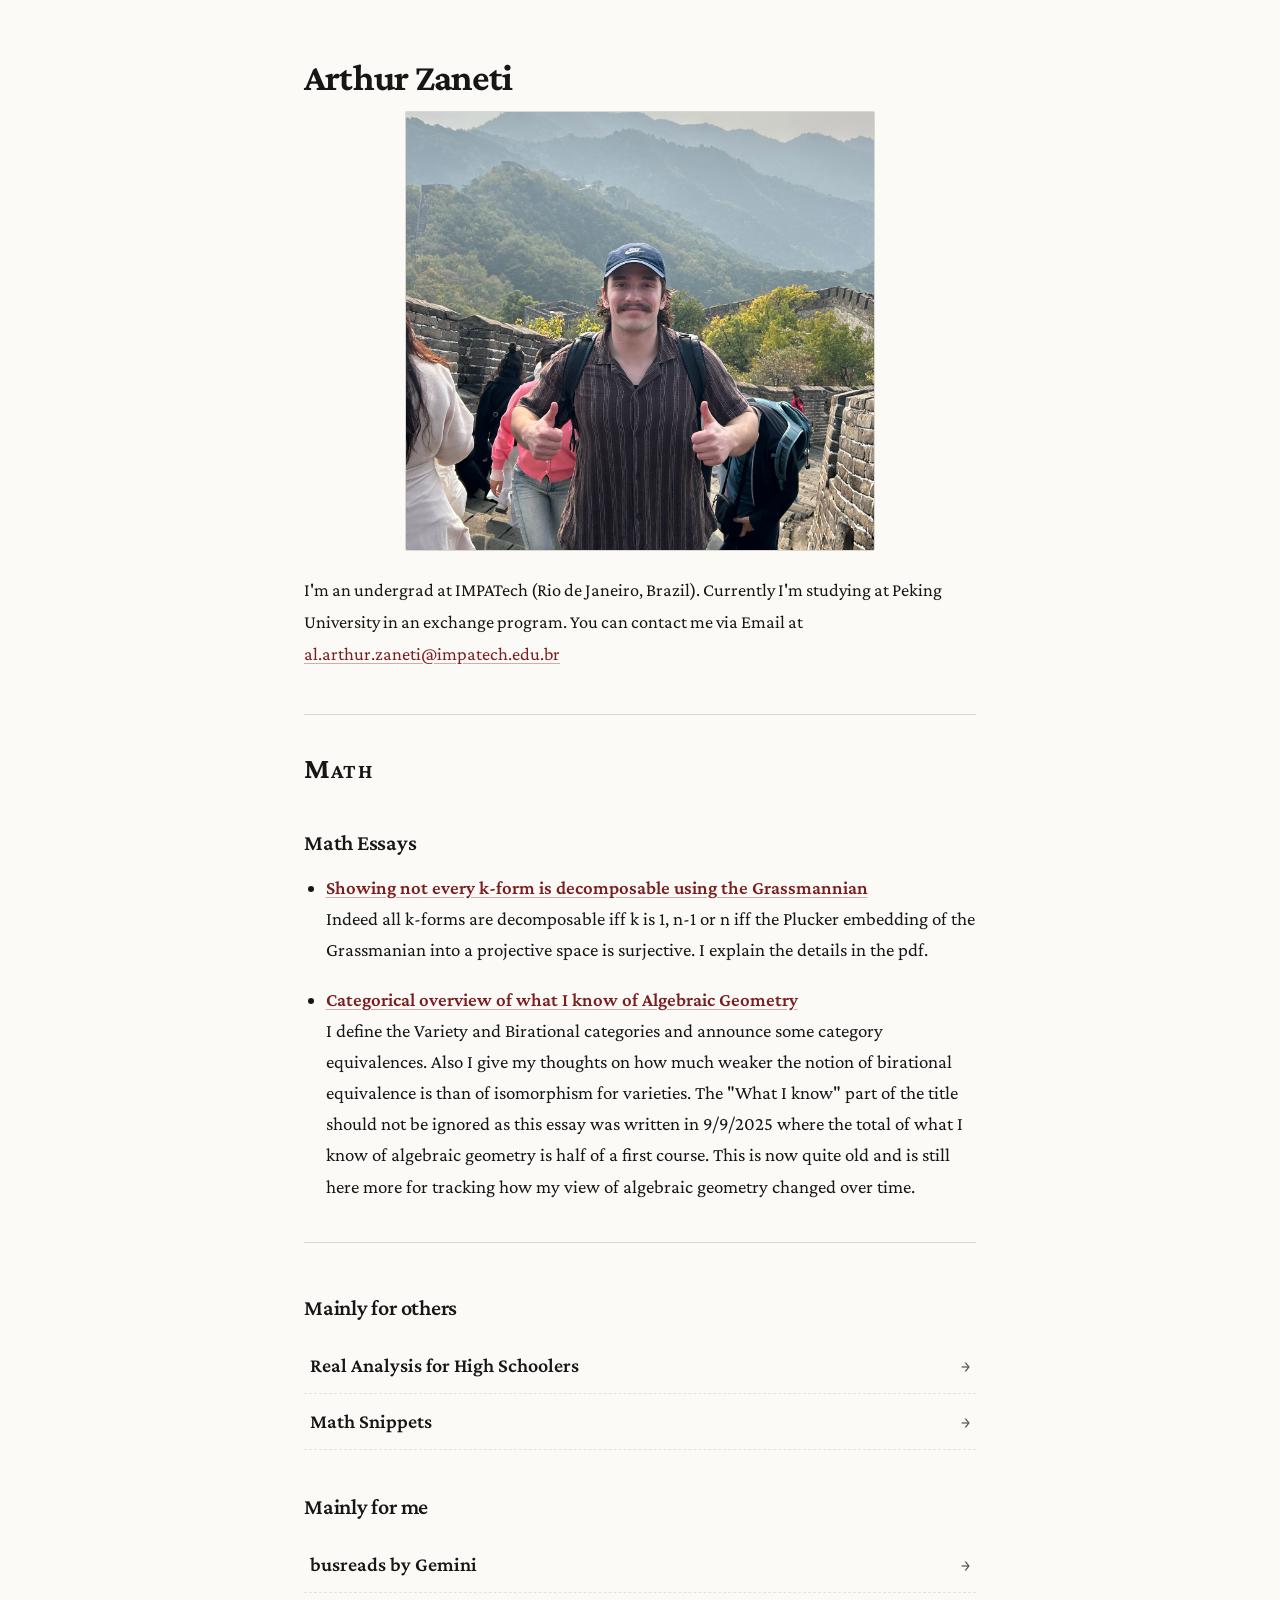
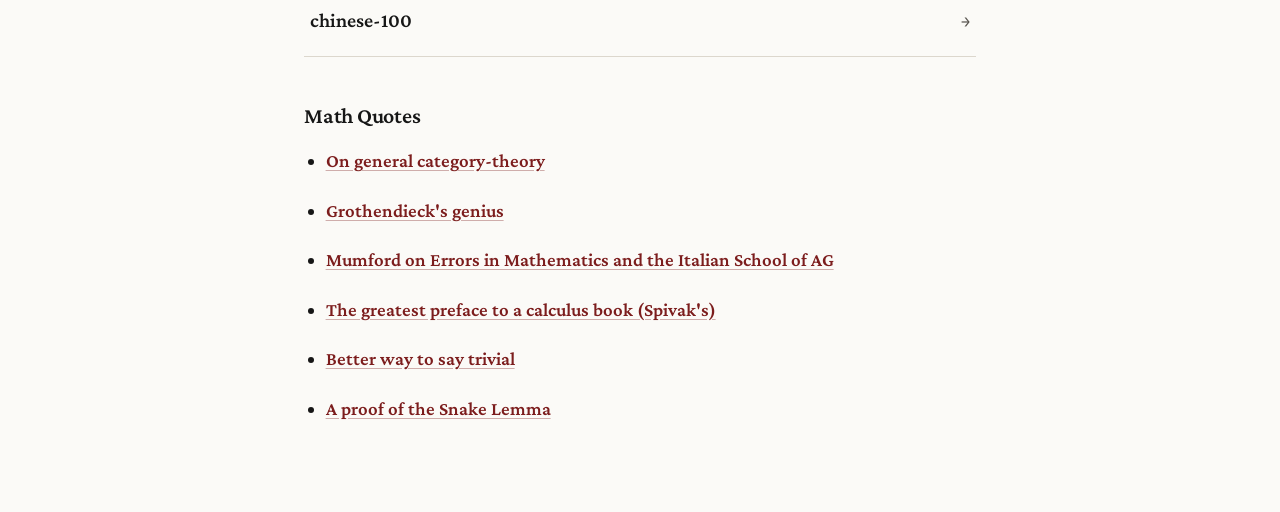
<file: index.html>
<!DOCTYPE html>
<html lang="en">
<head>
    <meta charset="UTF-8">
    <meta name="viewport" content="width=device-width, initial-scale=1.0">
    <title>Arthur Zaneti</title>
    <link rel="stylesheet" href="style.css">
</head>
<body>
    <div class = "container">
    <h1>Arthur Zaneti</h1>
    <img src="me_on_chinawall.jpg" alt="Arthur Zaneti on the Great Wall of China" class="profile-banner">
    <p>I'm an undergrad at IMPATech (Rio de Janeiro, Brazil). Currently I'm studying at Peking University
        in an exchange program. You can contact me via Email at 
        <a href="mailto:al.arthur.zaneti@impatech.edu.br">al.arthur.zaneti@impatech.edu.br</a>
    </p>
    </div>
    <div class="container">

        <header class="header">
    <h1>Math</h1>
        </header>

        <h2>Math Essays</h2>
        <ul> 
            <li>
                <a href="math_essays/not_all_k-forms_are_decomposable.pdf" target="_blank">
                    Showing not every k-form is decomposable using the Grassmannian
                </a>
                <br>
                Indeed all k-forms are decomposable iff k is 1, n-1 or n iff the Plucker embedding of the Grassmanian into a projective space is surjective.
                I explain the details in the pdf.
            </li>

            <li>
                <a href="math_essays/categorical_overview_of_what_I_know_of_algebraic_geometry.pdf" target="_blank">
                    Categorical overview of what I know of Algebraic Geometry 
                </a>
                <br>
                I define the Variety and Birational categories and announce some category equivalences. Also I give my thoughts on
                how much weaker the notion of birational equivalence is than of isomorphism for varieties. The "What I know" part of the title should not be ignored as this essay was written in 9/9/2025
                where the total of what I know of algebraic geometry is half of a first course. 

                This is now quite old and is still here more for tracking how my view of algebraic geometry changed over time.
            </li>
        </ul>

        <div class="nav-links">
            <h2>Mainly for others</h2>
            <a href="teaching/real_analysis_for_high_schoolers.html" class="big-link">Real Analysis for High Schoolers</a>
            <a href="math_snippets.html" class="big-link">Math Snippets</a>
            
            <h2>Mainly for me</h2>
            <a href="busreads.html" class="big-link">busreads by Gemini</a>
            <a href="chinese_100.html" class="big-link">chinese-100</a>
        </div>

        <h2>Math Quotes</h2>
        <ul>
            <li><a href="math_quotes/abstract_nonsense.jpeg">On general category-theory</a></li>
            <li><a href="math_quotes/Grothendieck's_genius.png">Grothendieck's genius</a></li>
            <li><a href="https://ftp.mcs.anl.gov/pub/qed/archive/209">Mumford on Errors in Mathematics and the Italian School of AG</a></li>
            <li><a href="math_quotes/spivak_calculus_quote.png">The greatest preface to a calculus book (Spivak's)</a></li>
            <li><a href="math_quotes/ask_toddler.html">Better way to say trivial</a></li>
            <li><a href="https://www.youtube.com/watch?v=etbcKWEKnvg">A proof of the Snake Lemma</a></li>
        </ul>
    </div>
</body>
</html>
</file>
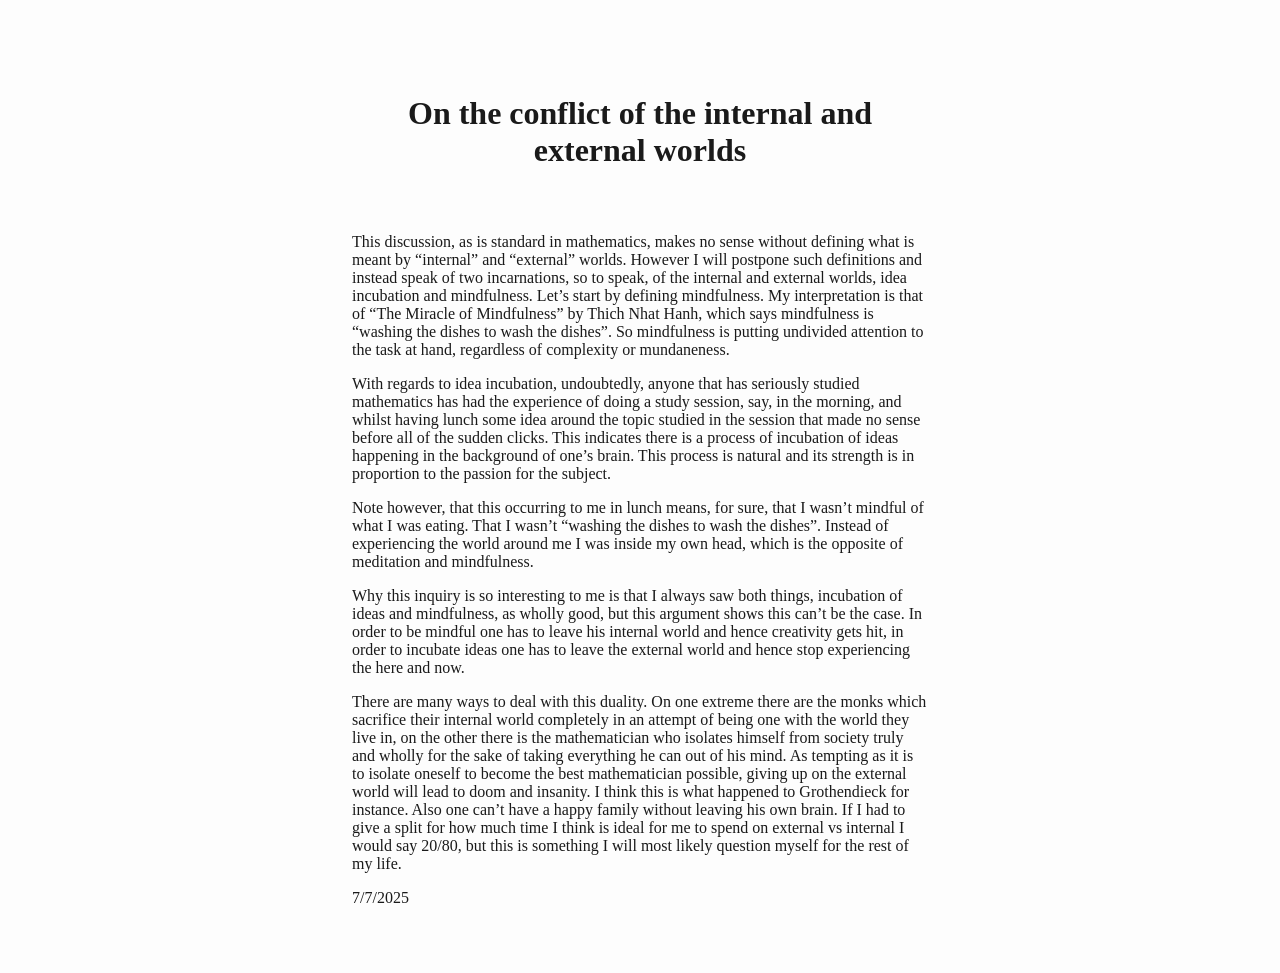
<file: non_math_essays/On_the_conflict_of_the_internal_and_external_worlds.html>
<!DOCTYPE html>
<html xmlns="http://www.w3.org/1999/xhtml" lang xml:lang>
<head>
  <meta charset="utf-8" />
  <meta name="generator" content="pandoc" />
  <meta name="viewport" content="width=device-width, initial-scale=1.0, user-scalable=yes" />
  <title>On the conflict of the internal and external worlds</title>
  <style>
html {
color: #1a1a1a;
background-color: #fdfdfd;
}
body {
margin: 0 auto;
max-width: 36em;
padding-left: 50px;
padding-right: 50px;
padding-top: 50px;
padding-bottom: 50px;
hyphens: auto;
overflow-wrap: break-word;
text-rendering: optimizeLegibility;
font-kerning: normal;
}
@media (max-width: 600px) {
body {
font-size: 0.9em;
padding: 12px;
}
h1 {
font-size: 1.8em;
}
}
@media print {
html {
background-color: white;
}
body {
background-color: transparent;
color: black;
font-size: 12pt;
}
p, h2, h3 {
orphans: 3;
widows: 3;
}
h2, h3, h4 {
page-break-after: avoid;
}
}
p {
margin: 1em 0;
}
a {
color: #1a1a1a;
}
a:visited {
color: #1a1a1a;
}
img {
max-width: 100%;
}
svg {
height: auto;
max-width: 100%;
}
h1, h2, h3, h4, h5, h6 {
margin-top: 1.4em;
}
h5, h6 {
font-size: 1em;
font-style: italic;
}
h6 {
font-weight: normal;
}
ol, ul {
padding-left: 1.7em;
margin-top: 1em;
}
li > ol, li > ul {
margin-top: 0;
}
blockquote {
margin: 1em 0 1em 1.7em;
padding-left: 1em;
border-left: 2px solid #e6e6e6;
color: #606060;
}
code {
font-family: Menlo, Monaco, Consolas, 'Lucida Console', monospace;
font-size: 85%;
margin: 0;
hyphens: manual;
}
pre {
margin: 1em 0;
overflow: auto;
}
pre code {
padding: 0;
overflow: visible;
overflow-wrap: normal;
}
.sourceCode {
background-color: transparent;
overflow: visible;
}
hr {
border: none;
border-top: 1px solid #1a1a1a;
height: 1px;
margin: 1em 0;
}
table {
margin: 1em 0;
border-collapse: collapse;
width: 100%;
overflow-x: auto;
display: block;
font-variant-numeric: lining-nums tabular-nums;
}
table caption {
margin-bottom: 0.75em;
}
tbody {
margin-top: 0.5em;
border-top: 1px solid #1a1a1a;
border-bottom: 1px solid #1a1a1a;
}
th {
border-top: 1px solid #1a1a1a;
padding: 0.25em 0.5em 0.25em 0.5em;
}
td {
padding: 0.125em 0.5em 0.25em 0.5em;
}
header {
margin-bottom: 4em;
text-align: center;
}
#TOC li {
list-style: none;
}
#TOC ul {
padding-left: 1.3em;
}
#TOC > ul {
padding-left: 0;
}
#TOC a:not(:hover) {
text-decoration: none;
}
code{white-space: pre-wrap;}
span.smallcaps{font-variant: small-caps;}
div.columns{display: flex; gap: min(4vw, 1.5em);}
div.column{flex: auto; overflow-x: auto;}
div.hanging-indent{margin-left: 1.5em; text-indent: -1.5em;}

ul.task-list[class]{list-style: none;}
ul.task-list li input[type="checkbox"] {
font-size: inherit;
width: 0.8em;
margin: 0 0.8em 0.2em -1.6em;
vertical-align: middle;
}
</style>
</head>
<body>
<header id="title-block-header">
<h1 class="title">On the conflict of the internal and external
worlds</h1>
</header>
<p>This discussion, as is standard in mathematics, makes no sense
without defining what is meant by “internal” and “external” worlds.
However I will postpone such definitions and instead speak of two
incarnations, so to speak, of the internal and external worlds, idea
incubation and mindfulness. Let’s start by defining mindfulness. My
interpretation is that of “The Miracle of Mindfulness” by Thich Nhat
Hanh, which says mindfulness is “washing the dishes to wash the dishes”.
So mindfulness is putting undivided attention to the task at hand,
regardless of complexity or mundaneness.</p>
<p>With regards to idea incubation, undoubtedly, anyone that has
seriously studied mathematics has had the experience of doing a study
session, say, in the morning, and whilst having lunch some idea around
the topic studied in the session that made no sense before all of the
sudden clicks. This indicates there is a process of incubation of ideas
happening in the background of one’s brain. This process is natural and
its strength is in proportion to the passion for the subject.</p>
<p>Note however, that this occurring to me in lunch means, for sure,
that I wasn’t mindful of what I was eating. That I wasn’t “washing the
dishes to wash the dishes”. Instead of experiencing the world around me
I was inside my own head, which is the opposite of meditation and
mindfulness.</p>
<p>Why this inquiry is so interesting to me is that I always saw both
things, incubation of ideas and mindfulness, as wholly good, but this
argument shows this can’t be the case. In order to be mindful one has to
leave his internal world and hence creativity gets hit, in order to
incubate ideas one has to leave the external world and hence stop
experiencing the here and now.</p>
<p>There are many ways to deal with this duality. On one extreme there
are the monks which sacrifice their internal world completely in an
attempt of being one with the world they live in, on the other there is
the mathematician who isolates himself from society truly and wholly for
the sake of taking everything he can out of his mind. As tempting as it
is to isolate oneself to become the best mathematician possible, giving
up on the external world will lead to doom and insanity. I think this is
what happened to Grothendieck for instance. Also one can’t have a happy
family without leaving his own brain. If I had to give a split for how
much time I think is ideal for me to spend on external vs internal I
would say 20/80, but this is something I will most likely question
myself for the rest of my life.</p>
<p>7/7/2025</p>
</body>
</html>
</file>
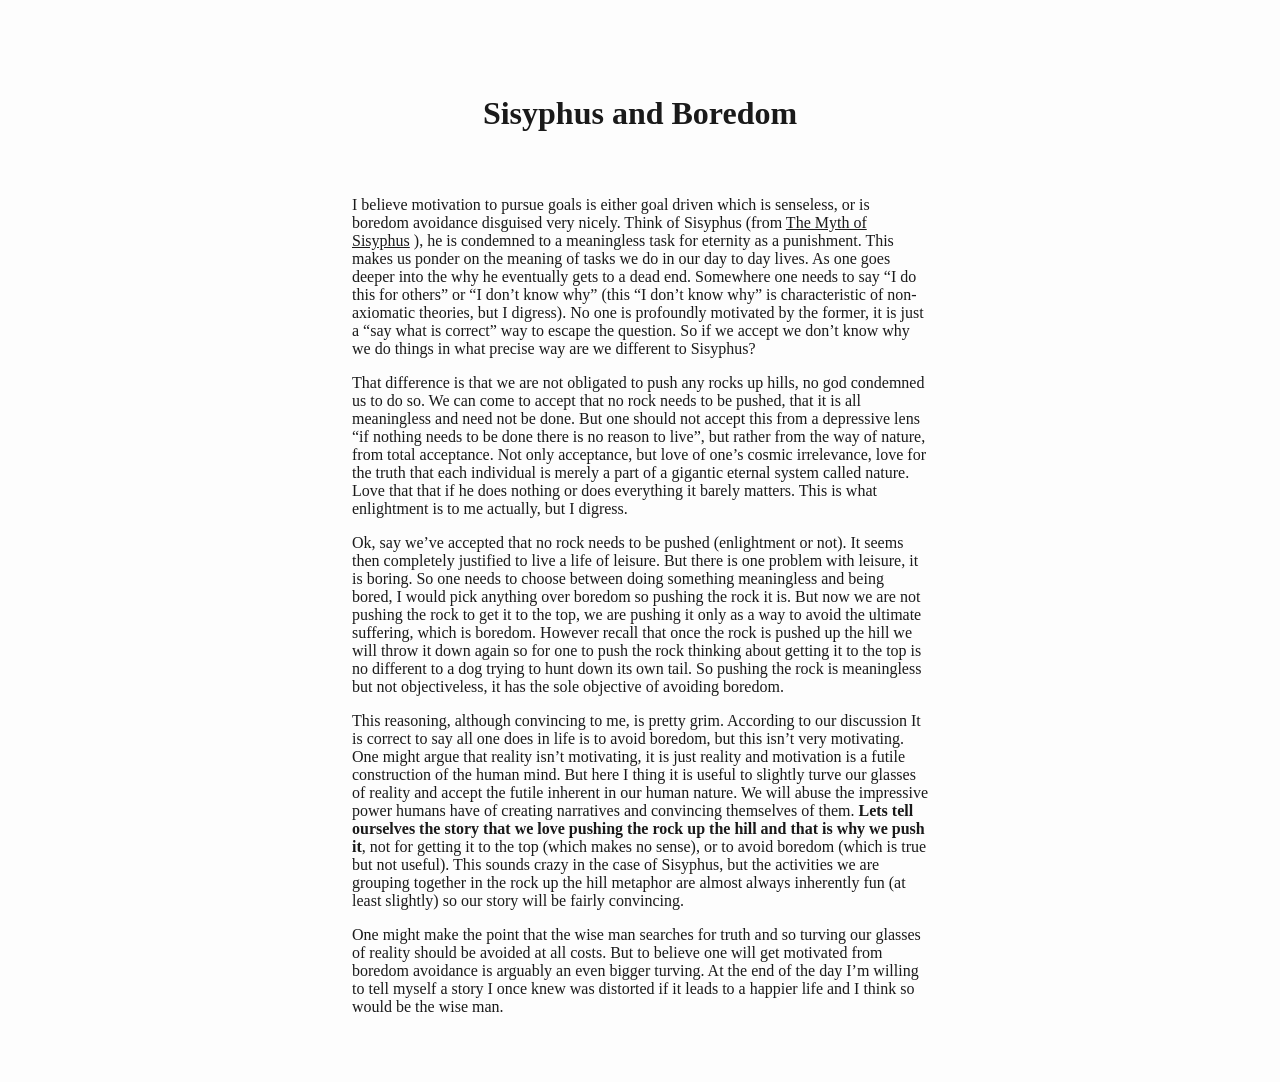
<file: non_math_essays/Sisyphus_and_Boredom.html>
<!DOCTYPE html>
<html xmlns="http://www.w3.org/1999/xhtml" lang xml:lang>
<head>
  <meta charset="utf-8" />
  <meta name="generator" content="pandoc" />
  <meta name="viewport" content="width=device-width, initial-scale=1.0, user-scalable=yes" />
  <title>Sisyphus and Boredom</title>
  <style>
html {
color: #1a1a1a;
background-color: #fdfdfd;
}
body {
margin: 0 auto;
max-width: 36em;
padding-left: 50px;
padding-right: 50px;
padding-top: 50px;
padding-bottom: 50px;
hyphens: auto;
overflow-wrap: break-word;
text-rendering: optimizeLegibility;
font-kerning: normal;
}
@media (max-width: 600px) {
body {
font-size: 0.9em;
padding: 12px;
}
h1 {
font-size: 1.8em;
}
}
@media print {
html {
background-color: white;
}
body {
background-color: transparent;
color: black;
font-size: 12pt;
}
p, h2, h3 {
orphans: 3;
widows: 3;
}
h2, h3, h4 {
page-break-after: avoid;
}
}
p {
margin: 1em 0;
}
a {
color: #1a1a1a;
}
a:visited {
color: #1a1a1a;
}
img {
max-width: 100%;
}
svg {
height: auto;
max-width: 100%;
}
h1, h2, h3, h4, h5, h6 {
margin-top: 1.4em;
}
h5, h6 {
font-size: 1em;
font-style: italic;
}
h6 {
font-weight: normal;
}
ol, ul {
padding-left: 1.7em;
margin-top: 1em;
}
li > ol, li > ul {
margin-top: 0;
}
blockquote {
margin: 1em 0 1em 1.7em;
padding-left: 1em;
border-left: 2px solid #e6e6e6;
color: #606060;
}
code {
font-family: Menlo, Monaco, Consolas, 'Lucida Console', monospace;
font-size: 85%;
margin: 0;
hyphens: manual;
}
pre {
margin: 1em 0;
overflow: auto;
}
pre code {
padding: 0;
overflow: visible;
overflow-wrap: normal;
}
.sourceCode {
background-color: transparent;
overflow: visible;
}
hr {
border: none;
border-top: 1px solid #1a1a1a;
height: 1px;
margin: 1em 0;
}
table {
margin: 1em 0;
border-collapse: collapse;
width: 100%;
overflow-x: auto;
display: block;
font-variant-numeric: lining-nums tabular-nums;
}
table caption {
margin-bottom: 0.75em;
}
tbody {
margin-top: 0.5em;
border-top: 1px solid #1a1a1a;
border-bottom: 1px solid #1a1a1a;
}
th {
border-top: 1px solid #1a1a1a;
padding: 0.25em 0.5em 0.25em 0.5em;
}
td {
padding: 0.125em 0.5em 0.25em 0.5em;
}
header {
margin-bottom: 4em;
text-align: center;
}
#TOC li {
list-style: none;
}
#TOC ul {
padding-left: 1.3em;
}
#TOC > ul {
padding-left: 0;
}
#TOC a:not(:hover) {
text-decoration: none;
}
code{white-space: pre-wrap;}
span.smallcaps{font-variant: small-caps;}
div.columns{display: flex; gap: min(4vw, 1.5em);}
div.column{flex: auto; overflow-x: auto;}
div.hanging-indent{margin-left: 1.5em; text-indent: -1.5em;}

ul.task-list[class]{list-style: none;}
ul.task-list li input[type="checkbox"] {
font-size: inherit;
width: 0.8em;
margin: 0 0.8em 0.2em -1.6em;
vertical-align: middle;
}
</style>
</head>
<body>
<header id="title-block-header">
<h1 class="title">Sisyphus and Boredom</h1>
</header>
<p>I believe motivation to pursue goals is either goal driven which is
senseless, or is boredom avoidance disguised very nicely. Think of
Sisyphus (from <a href="https://en.wikipedia.org/wiki/Sisyphus">The Myth
of Sisyphus</a> ), he is condemned to a meaningless task for eternity as
a punishment. This makes us ponder on the meaning of tasks we do in our
day to day lives. As one goes deeper into the why he eventually gets to
a dead end. Somewhere one needs to say “I do this for others” or “I
don’t know why” (this “I don’t know why” is characteristic of
non-axiomatic theories, but I digress). No one is profoundly motivated
by the former, it is just a “say what is correct” way to escape the
question. So if we accept we don’t know why we do things in what precise
way are we different to Sisyphus?</p>
<p>That difference is that we are not obligated to push any rocks up
hills, no god condemned us to do so. We can come to accept that no rock
needs to be pushed, that it is all meaningless and need not be done. But
one should not accept this from a depressive lens “if nothing needs to
be done there is no reason to live”, but rather from the way of nature,
from total acceptance. Not only acceptance, but love of one’s cosmic
irrelevance, love for the truth that each individual is merely a part of
a gigantic eternal system called nature. Love that that if he does
nothing or does everything it barely matters. This is what enlightment
is to me actually, but I digress.</p>
<p>Ok, say we’ve accepted that no rock needs to be pushed (enlightment
or not). It seems then completely justified to live a life of leisure.
But there is one problem with leisure, it is boring. So one needs to
choose between doing something meaningless and being bored, I would pick
anything over boredom so pushing the rock it is. But now we are not
pushing the rock to get it to the top, we are pushing it only as a way
to avoid the ultimate suffering, which is boredom. However recall that
once the rock is pushed up the hill we will throw it down again so for
one to push the rock thinking about getting it to the top is no
different to a dog trying to hunt down its own tail. So pushing the rock
is meaningless but not objectiveless, it has the sole objective of
avoiding boredom.</p>
<p>This reasoning, although convincing to me, is pretty grim. According
to our discussion It is correct to say all one does in life is to avoid
boredom, but this isn’t very motivating. One might argue that reality
isn’t motivating, it is just reality and motivation is a futile
construction of the human mind. But here I thing it is useful to
slightly turve our glasses of reality and accept the futile inherent in
our human nature. We will abuse the impressive power humans have of
creating narratives and convincing themselves of them. <strong>Lets tell
ourselves the story that we love pushing the rock up the hill and that
is why we push it</strong>, not for getting it to the top (which makes
no sense), or to avoid boredom (which is true but not useful). This
sounds crazy in the case of Sisyphus, but the activities we are grouping
together in the rock up the hill metaphor are almost always inherently
fun (at least slightly) so our story will be fairly convincing.</p>
<p>One might make the point that the wise man searches for truth and so
turving our glasses of reality should be avoided at all costs. But to
believe one will get motivated from boredom avoidance is arguably an
even bigger turving. At the end of the day I’m willing to tell myself a
story I once knew was distorted if it leads to a happier life and I
think so would be the wise man.</p>
</body>
</html>
</file>
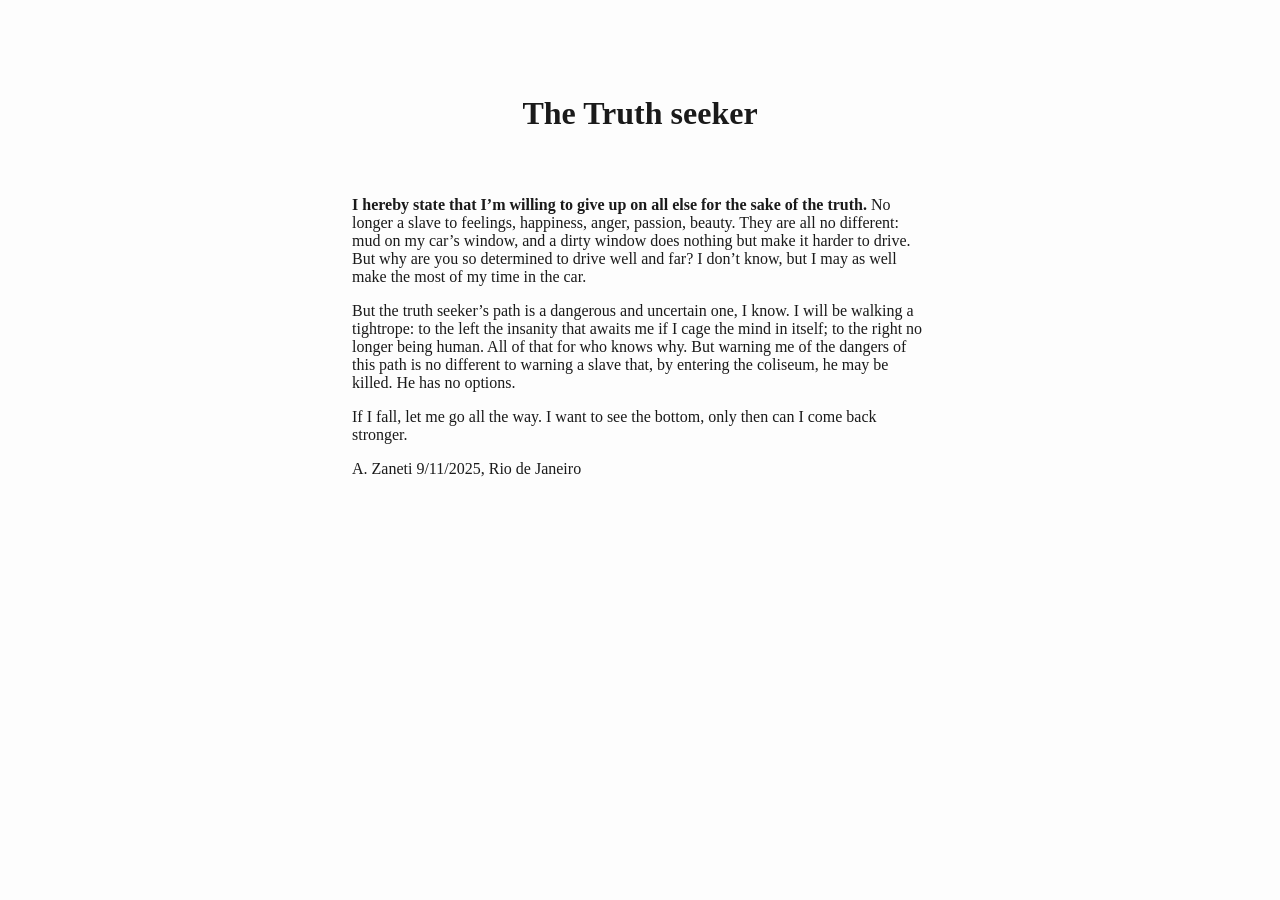
<file: non_math_essays/The_truth_seeker.html>
<!DOCTYPE html>
<html xmlns="http://www.w3.org/1999/xhtml" lang xml:lang>
<head>
  <meta charset="utf-8" />
  <meta name="generator" content="pandoc" />
  <meta name="viewport" content="width=device-width, initial-scale=1.0, user-scalable=yes" />
  <title>The Truth seeker</title>
  <style>
html {
color: #1a1a1a;
background-color: #fdfdfd;
}
body {
margin: 0 auto;
max-width: 36em;
padding-left: 50px;
padding-right: 50px;
padding-top: 50px;
padding-bottom: 50px;
hyphens: auto;
overflow-wrap: break-word;
text-rendering: optimizeLegibility;
font-kerning: normal;
}
@media (max-width: 600px) {
body {
font-size: 0.9em;
padding: 12px;
}
h1 {
font-size: 1.8em;
}
}
@media print {
html {
background-color: white;
}
body {
background-color: transparent;
color: black;
font-size: 12pt;
}
p, h2, h3 {
orphans: 3;
widows: 3;
}
h2, h3, h4 {
page-break-after: avoid;
}
}
p {
margin: 1em 0;
}
a {
color: #1a1a1a;
}
a:visited {
color: #1a1a1a;
}
img {
max-width: 100%;
}
svg {
height: auto;
max-width: 100%;
}
h1, h2, h3, h4, h5, h6 {
margin-top: 1.4em;
}
h5, h6 {
font-size: 1em;
font-style: italic;
}
h6 {
font-weight: normal;
}
ol, ul {
padding-left: 1.7em;
margin-top: 1em;
}
li > ol, li > ul {
margin-top: 0;
}
blockquote {
margin: 1em 0 1em 1.7em;
padding-left: 1em;
border-left: 2px solid #e6e6e6;
color: #606060;
}
code {
font-family: Menlo, Monaco, Consolas, 'Lucida Console', monospace;
font-size: 85%;
margin: 0;
hyphens: manual;
}
pre {
margin: 1em 0;
overflow: auto;
}
pre code {
padding: 0;
overflow: visible;
overflow-wrap: normal;
}
.sourceCode {
background-color: transparent;
overflow: visible;
}
hr {
border: none;
border-top: 1px solid #1a1a1a;
height: 1px;
margin: 1em 0;
}
table {
margin: 1em 0;
border-collapse: collapse;
width: 100%;
overflow-x: auto;
display: block;
font-variant-numeric: lining-nums tabular-nums;
}
table caption {
margin-bottom: 0.75em;
}
tbody {
margin-top: 0.5em;
border-top: 1px solid #1a1a1a;
border-bottom: 1px solid #1a1a1a;
}
th {
border-top: 1px solid #1a1a1a;
padding: 0.25em 0.5em 0.25em 0.5em;
}
td {
padding: 0.125em 0.5em 0.25em 0.5em;
}
header {
margin-bottom: 4em;
text-align: center;
}
#TOC li {
list-style: none;
}
#TOC ul {
padding-left: 1.3em;
}
#TOC > ul {
padding-left: 0;
}
#TOC a:not(:hover) {
text-decoration: none;
}
code{white-space: pre-wrap;}
span.smallcaps{font-variant: small-caps;}
div.columns{display: flex; gap: min(4vw, 1.5em);}
div.column{flex: auto; overflow-x: auto;}
div.hanging-indent{margin-left: 1.5em; text-indent: -1.5em;}

ul.task-list[class]{list-style: none;}
ul.task-list li input[type="checkbox"] {
font-size: inherit;
width: 0.8em;
margin: 0 0.8em 0.2em -1.6em;
vertical-align: middle;
}
</style>
</head>
<body>
<header id="title-block-header">
<h1 class="title">The Truth seeker</h1>
</header>
<p><strong>I hereby state that I’m willing to give up on all else for
the sake of the truth.</strong> No longer a slave to feelings,
happiness, anger, passion, beauty. They are all no different: mud on my
car’s window, and a dirty window does nothing but make it harder to
drive. But why are you so determined to drive well and far? I don’t
know, but I may as well make the most of my time in the car.</p>
<p>But the truth seeker’s path is a dangerous and uncertain one, I know.
I will be walking a tightrope: to the left the insanity that awaits me
if I cage the mind in itself; to the right no longer being human. All of
that for who knows why. But warning me of the dangers of this path is no
different to warning a slave that, by entering the coliseum, he may be
killed. He has no options.</p>
<p>If I fall, let me go all the way. I want to see the bottom, only then
can I come back stronger.</p>
<p>A. Zaneti 9/11/2025, Rio de Janeiro</p>
</body>
</html>
</file>
<file: style.css>
/* === Classical Academic Typography === */
@import url('https://fonts.googleapis.com/css2?family=Crimson+Pro:ital,wght@0,400;0,600;0,700;1,400;1,600&family=JetBrains+Mono:wght@400;500&display=swap');

:root {
    --bg-paper: #fbfaf7;
    --bg-elevated: #f4f1ea;
    --text-ink: #161616;
    --text-muted: #57534e;
    --accent-academic: #7c1d1d;     /* Deep academic crimson */
    --accent-hover: #4c0f0f;
    --border-rule: #dcd7cd;
    --border-strong: #292524;
    --font-serif: "Crimson Pro", "Latin Modern Roman", "Computer Modern Serif", "Palatino Linotype", "Book Antiqua", Palatino, Georgia, serif;
    --font-mono: "JetBrains Mono", "SFMono-Regular", Consolas, monospace;
}

/* === Reset === */
* {
    box-sizing: border-box;
}

/* === Base Page Structure === */
body {
    max-width: 720px;
    margin: 56px auto 88px auto;
    padding: 0 24px;
    font-family: var(--font-serif);
    font-size: 1.18rem;
    line-height: 1.72;
    background-color: var(--bg-paper);
    color: var(--text-ink);
    -webkit-font-smoothing: antialiased;
    text-rendering: optimizeLegibility;
}

/* === Layout Containers (Seamless Monograph Flow) === */
.container {
    width: 100%;
    margin: 0;
    padding: 0;
    background: transparent;
    border-radius: 0;
    box-shadow: none;
}

.container + .container {
    margin-top: 2.75rem;
    padding-top: 2.25rem;
    border-top: 1px solid var(--border-rule);
}

/* === Typography & Hierarchy === */
h1 {
    font-size: 2.35rem;
    font-weight: 700;
    line-height: 1.15;
    margin: 0 0 0.75rem 0;
    letter-spacing: -0.02em;
    color: var(--text-ink);
}

.header h1 {
    font-size: 1.85rem;
    font-variant: small-caps;
    letter-spacing: 0.04em;
    margin-bottom: 1.25rem;
}

h2 {
    font-size: 1.38rem;
    font-weight: 600;
    margin-top: 2.4rem;
    margin-bottom: 0.65rem;
    color: var(--text-ink);
    letter-spacing: -0.01em;
}

p {
    margin: 0 0 1.15rem 0;
    font-size: 1.15rem;
    text-align: left;
}

/* === Links === */
a {
    color: var(--accent-academic);
    text-decoration: underline;
    text-decoration-color: rgba(124, 29, 29, 0.35);
    text-underline-offset: 3px;
    transition: color 0.15s ease, text-decoration-color 0.15s ease;
}

a:hover {
    color: var(--accent-hover);
    text-decoration-color: var(--accent-hover);
}

/* === Lists (Essays & Quotes) === */
ul {
    padding-left: 1.35rem;
    margin: 0.5rem 0 1.75rem 0;
}

li {
    margin-bottom: 1.15rem;
    line-height: 1.65;
}

li > a:first-child {
    font-weight: 600;
}

/* === Directory / Big Navigation Links === */
.nav-links {
    margin: 2.5rem 0;
    padding: 0.5rem 0;
    border-top: 1px solid var(--border-rule);
    border-bottom: 1px solid var(--border-rule);
}

.big-link {
    display: flex;
    align-items: baseline;
    justify-content: space-between;
    font-size: 1.25rem;
    font-weight: 600;
    padding: 0.65rem 0.4rem;
    margin: 0;
    text-decoration: none;
    color: var(--text-ink);
    border-bottom: 1px dashed rgba(220, 215, 205, 0.65);
    transition: padding-left 0.15s ease, color 0.15s ease, background-color 0.15s ease;
}

.big-link:last-child {
    border-bottom: none;
}

.big-link::after {
    content: "→";
    font-family: var(--font-mono);
    font-size: 0.95rem;
    color: var(--text-muted);
    transition: transform 0.15s ease, color 0.15s ease;
}

.big-link:hover {
    color: var(--accent-academic);
    background-color: rgba(244, 241, 234, 0.6);
    padding-left: 0.75rem;
    text-decoration: none;
}

.big-link:hover::after {
    transform: translateX(4px);
    color: var(--accent-academic);
}

/* === Profile Banner === */
.profile-banner {
    width: 70%;
    height: 440px;
    object-fit: cover;
    object-position: center 60%;
    border-radius: 2px;
    border: 1px solid var(--border-rule);
    margin: 0.75rem auto 1.5rem auto; /* Changed from 0.75rem 0 1.5rem 0 to auto left/right */
    display: block;
}

/* === Blog / Math Snippets Header & Stream === */
.blog-header {
    margin-bottom: 3rem;
    padding-bottom: 1.5rem;
    border-bottom: 2px solid var(--border-strong);
}

.blog-header p {
    color: var(--text-muted);
    font-style: italic;
    margin-bottom: 0;
}

.snippet {
    margin-bottom: 3.5rem;
    padding-bottom: 2.75rem;
    border-bottom: 1px solid var(--border-rule);
}

.snippet:last-child {
    border-bottom: none;
}

.snippet time {
    display: block;
    font-family: var(--font-mono);
    font-size: 0.78rem;
    font-weight: 500;
    text-transform: uppercase;
    letter-spacing: 0.08em;
    color: var(--text-muted);
    margin-bottom: 0.45rem;
}

.snippet h2 {
    margin-top: 1.4rem;
    margin-bottom: 0.75rem;
    font-size: 1.45rem;
}

.snippet time + h2 {
    margin-top: 0;
}

/* === Mathematical Environments (LaTeX / Bourbaki Style) === */
.math-box,
.theorem,
.definition,
.corollary,
.proof,
.exercise {
    padding: 1rem 1.35rem;
    margin: 1.65rem 0;
    border-left: 3px solid var(--border-strong);
    background-color: var(--bg-elevated);
    border-radius: 0 2px 2px 0;
    line-height: 1.68;
}

.theorem {
    border-left-color: #1e3a5f;
    background-color: #f4f6f9;
    font-style: italic;
}

.theorem strong {
    font-style: normal;
    font-variant: small-caps;
    letter-spacing: 0.03em;
    color: #152c4a;
    margin-right: 0.35rem;
}

.definition {
    border-left-color: #1f4e3d;
    background-color: #f3f7f5;
}

.definition strong {
    font-variant: small-caps;
    letter-spacing: 0.03em;
    color: #163a2d;
    margin-right: 0.35rem;
}

.corollary {
    border-left-color: #5b2c6f;
    background-color: #f7f4f9;
    font-style: italic;
}

.corollary strong {
    font-style: normal;
    font-variant: small-caps;
    letter-spacing: 0.03em;
    color: #431e52;
    margin-right: 0.35rem;
}

.proof {
    border-left-color: #78716c;
    background-color: transparent;
    padding-left: 1.15rem;
    font-style: normal;
}

.proof strong {
    font-style: italic;
    color: var(--text-ink);
}

.proof::after {
    content: "∎";
    float: right;
    font-size: 0.95rem;
    color: var(--text-ink);
}

.exercise {
    border-left-color: #854d0e;
    background-color: #f9f6f0;
}

.exercise strong {
    font-variant: small-caps;
    letter-spacing: 0.03em;
    color: #713f12;
    margin-right: 0.35rem;
}

/* === Commutative Diagrams (Quiver Embeds) === */
.quiver-embed {
    display: block;
    max-width: 100%;
    margin: 1.35rem auto 0.5rem auto;
    background-color: #ffffff;
    border: 1px solid var(--border-rule) !important;
    border-radius: 3px !important;
}

/* === Blockquotes === */
blockquote,
.snippet-quote {
    margin: 1.5rem 0;
    padding: 0.5rem 1.25rem;
    border-left: 2px solid var(--text-muted);
    color: #3f3c38;
    font-style: italic;
}

blockquote p,
.snippet-quote p {
    margin-bottom: 0.5rem;
}

blockquote cite,
.snippet-quote cite {
    display: block;
    font-size: 0.95rem;
    font-style: normal;
    color: var(--text-muted);
}

/* === Busreads Archive Utilities === */
.back-nav {
    display: inline-block;
    font-family: var(--font-mono);
    font-size: 0.82rem;
    text-transform: uppercase;
    letter-spacing: 0.06em;
    color: var(--text-muted);
    text-decoration: none;
    margin-bottom: 1.25rem;
}

.back-nav:hover {
    color: var(--accent-academic);
    text-decoration: none;
}

.paper-list {
    list-style: none;
    padding-left: 0;
    margin-top: 1rem;
}

.paper-item {
    padding: 1.15rem 0;
    border-bottom: 1px solid var(--border-rule);
}

.paper-item:last-child {
    border-bottom: none;
}

.paper-meta {
    font-family: var(--font-mono);
    font-size: 0.76rem;
    text-transform: uppercase;
    letter-spacing: 0.06em;
    color: var(--text-muted);
    display: block;
    margin-bottom: 0.2rem;
}

.paper-title {
    font-size: 1.22rem;
    font-weight: 600;
    display: inline-block;
    margin-bottom: 0.35rem;
}

.paper-abstract {
    margin: 0;
    font-size: 1.05rem;
    color: #33302c;
    line-height: 1.62;
}

/* === Mobile Responsiveness === */
@media (max-width: 600px) {
    body {
        margin: 32px auto 64px auto;
        padding: 0 18px;
        font-size: 1.1rem;
    }

    h1 {
        font-size: 1.95rem;
    }

    .profile-banner {
        height: 500px;
    }
}
</file>
